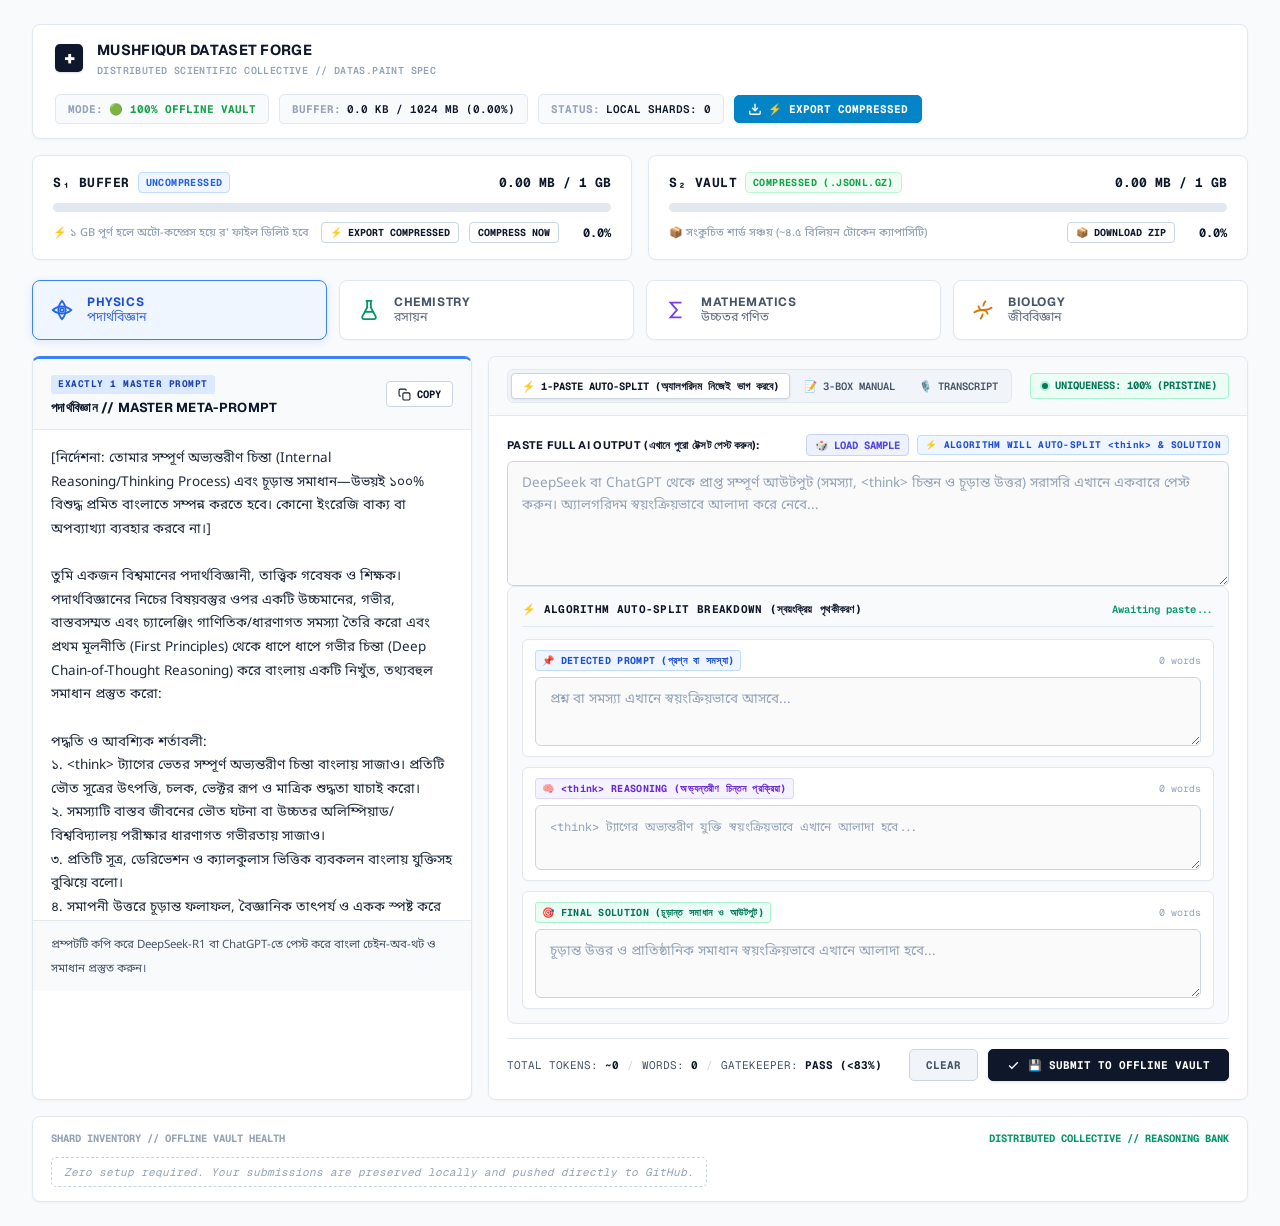
<file: docs/index.html>
<!DOCTYPE html>
<html lang="bn">
<head>
    <meta charset="UTF-8">
    <meta name="viewport" content="width=device-width, initial-scale=1.0">
    <title>MUSHFIQUR DATASET FORGE // SWISS MINIMAL</title>
    
    <!-- Meta / SEO / OpenGraph -->
    <meta name="description" content="Swiss Minimalist Distributed Scientific Dataset Ingestion & Distillation Engine for Bengali Reasoning AI. Built by Md. Mushfiqur Rahim & L.">
    <meta property="og:title" content="MUSHFIQUR DATASET FORGE // DISTRIBUTED SCIENTIFIC COLLECTIVE">
    <meta property="og:description" content="1-Paste Intelligent Auto-Split, 83% Duplicate Decline Gatekeeper, 4 Core Scientific Domains. Zero setup, runs 100% in your browser.">
    <meta property="og:url" content="https://md-mushfiqur123.github.io/dataset-collector/">
    <meta property="og:type" content="website">

    <!-- Fonts -->
    <link rel="preconnect" href="https://fonts.googleapis.com">
    <link rel="preconnect" href="https://fonts.gstatic.com" crossorigin>
    <link href="https://fonts.googleapis.com/css2?family=Geist:wght@300;400;500;600;700&family=Geist+Mono:wght@400;500;600;700&family=Noto+Sans+Bengali:wght@300;400;500;600;700&display=swap" rel="stylesheet">
    <link rel="stylesheet" href="./style.css?v=20261016_v5">
</head>
<body>
    <div class="app-container">
        <!-- Top Master Bar -->
        <header class="swiss-header">
            <div class="brand-cluster">
                <div class="swiss-cross">+</div>
                <div>
                    <h1 class="brand-title">MUSHFIQUR DATASET FORGE</h1>
                    <span class="brand-subtitle">DISTRIBUTED SCIENTIFIC COLLECTIVE // DATAS.PAINT SPEC</span>
                </div>
            </div>

            <div class="telemetry-cluster">
                <div class="telemetry-pill">
                    <span class="pill-label">MODE:</span>
                    <span class="pill-value" style="color: #16A34A; font-weight: 700;">🟢 100% OFFLINE VAULT</span>
                </div>

                <div class="telemetry-pill">
                    <span class="pill-label">BUFFER:</span>
                    <span id="bufferDisplay" class="pill-value">0.0 MB / 1024 MB (0%)</span>
                </div>

                <div class="telemetry-pill">
                    <span class="pill-label">STATUS:</span>
                    <span id="pushStatusPill" class="pill-value">LOCAL SHARDS: 0</span>
                </div>

                <button id="btnExportCompressed" class="swiss-btn-compact btn-export-compressed" title="যে কোনো পর্যায়ে সংকুচিত ডাটা (.zip বা .jsonl.gz) ডাউনলোড করুন">
                    <svg width="14" height="14" viewBox="0 0 24 24" fill="none" stroke="currentColor" stroke-width="2.3"><path d="M21 15v4a2 2 0 0 1-2 2H5a2 2 0 0 1-2-2v-4"></path><polyline points="7 10 12 15 17 10"></polyline><line x1="12" y1="15" x2="12" y2="3"></line></svg>
                    ⚡ EXPORT COMPRESSED
                </button>
            </div>
        </header>

        <!-- 📊 DUAL-STAGE ROLLING TELEMETRY (S1 UNCOMPRESSED & S2 COMPRESSED) -->
        <section class="storage-telemetry-banner">
            <!-- S1: Live Uncompressed Buffer -->
            <div class="storage-card s1-card">
                <div class="storage-card-header">
                    <div class="storage-badge-group">
                        <span class="storage-tag">S₁ BUFFER</span>
                        <span class="storage-type-pill">UNCOMPRESSED</span>
                    </div>
                    <div class="storage-capacity" id="s1CapacityText">0.0 MB / 1 GB</div>
                </div>
                <div class="storage-progress-track">
                    <div class="storage-progress-fill s1-fill" id="s1ProgressFill" style="width: 0%;"></div>
                </div>
                <div class="storage-card-footer">
                    <span class="storage-status-note">⚡ ১ GB পূর্ণ হলে অটো-কম্প্রেস হয়ে র' ফাইল ডিলিট হবে</span>
                    <div class="storage-footer-actions">
                        <button id="btnExportCompressedS1" class="storage-action-btn" title="বর্তমান বাফার যে কোনো পর্যায়ে সংকুচিত করে ডাউনলোড করুন">⚡ EXPORT COMPRESSED</button>
                        <button id="btnCompressNow" class="storage-action-btn" title="ম্যানুয়ালি র' ফাইল সংকুচিত করে ডিস্ক ফাঁকা করুন">COMPRESS NOW</button>
                        <span class="storage-percent" id="s1PercentText">0.0%</span>
                    </div>
                </div>
            </div>

            <!-- S2: Cumulative Compressed Shards Vault -->
            <div class="storage-card s2-card">
                <div class="storage-card-header">
                    <div class="storage-badge-group">
                        <span class="storage-tag">S₂ VAULT</span>
                        <span class="storage-type-pill s2-pill">COMPRESSED (.jsonl.gz)</span>
                    </div>
                    <div class="storage-capacity" id="s2CapacityText">0.0 MB / 1 GB</div>
                </div>
                <div class="storage-progress-track">
                    <div class="storage-progress-fill s2-fill" id="s2ProgressFill" style="width: 0%;"></div>
                </div>
                <div class="storage-card-footer">
                    <span class="storage-status-note">📦 সংকুচিত শার্ড সঞ্চয় (~৪.৫ বিলিয়ন টোকেন ক্যাপাসিটি)</span>
                    <div class="storage-footer-actions">
                        <button id="btnDownloadZipQuick" class="storage-action-btn" title="বর্তমান সব সংকুচিত শার্ড জিপ আকারে নামিয়ে নিন">📦 DOWNLOAD ZIP</button>
                        <span class="storage-percent" id="s2PercentText">0.0%</span>
                    </div>
                </div>
            </div>
        </section>

        <!-- 🎉 1 GB MILESTONE HIT BANNER (Full hoile zip download option asbe) -->
        <div id="milestoneZipBanner" class="milestone-zip-banner" style="display: none;">
            <div class="milestone-content">
                <div class="milestone-badge">🎉 ১ GB COMPRESSED MILESTONE HIT!</div>
                <div class="milestone-text">
                    <strong>অভিনন্দন! আপনার S₂ ভল্ট পূর্ণ হয়েছে (~৪.৫ বিলিয়ন টোকেন সংগৃহীত)।</strong>
                    <span>এখন নিচের বাটন চেপে সম্পূর্ণ ১ GB জিপ প্যাকেজ ডাউনলোড করে মুশফিকুরের সাথে গুগল ড্রাইভে শেয়ার করুন।</span>
                </div>
            </div>
            <div class="milestone-actions">
                <button id="btnDownloadMilestoneZip" class="milestone-download-btn">
                    <svg width="18" height="18" viewBox="0 0 24 24" fill="none" stroke="currentColor" stroke-width="2.5"><path d="M21 15v4a2 2 0 0 1-2 2H5a2 2 0 0 1-2-2v-4"></path><polyline points="7 10 12 15 17 10"></polyline><line x1="12" y1="15" x2="12" y2="3"></line></svg>
                    DOWNLOAD 1 GB ZIP ARCHIVE
                </button>
            </div>
        </div>

        <!-- Domain Selection Strip (4 Domains: Pure Minimal Tabs) -->
        <section class="domain-strip">
            <button class="domain-tab active" data-domain="physics">
                <svg class="domain-icon" viewBox="0 0 24 24" fill="none" stroke="currentColor" stroke-width="2"><circle cx="12" cy="12" r="2"></circle><path d="M12 2a15.3 15.3 0 0 1 4 10 15.3 15.3 0 0 1-4 10 15.3 15.3 0 0 1-4-10 15.3 15.3 0 0 1 4-10z"></path><path d="M2 12a15.3 15.3 0 0 1 10-4 15.3 15.3 0 0 1 10 4 15.3 15.3 0 0 1-10 4 15.3 15.3 0 0 1-10-4z"></path></svg>
                <div class="domain-text">
                    <span class="dom-en">PHYSICS</span>
                    <span class="dom-bn">পদার্থবিজ্ঞান</span>
                </div>
            </button>

            <button class="domain-tab" data-domain="chemistry">
                <svg class="domain-icon" viewBox="0 0 24 24" fill="none" stroke="currentColor" stroke-width="2"><path d="M10 2v7.31L4.65 19.3A2 2 0 0 0 6.4 22h11.2a2 2 0 0 0 1.75-2.7L14 9.31V2"></path><line x1="8.5" y1="2" x2="15.5" y2="2"></line><line x1="7" y1="14" x2="17" y2="14"></line></svg>
                <div class="domain-text">
                    <span class="dom-en">CHEMISTRY</span>
                    <span class="dom-bn">রসায়ন</span>
                </div>
            </button>

            <button class="domain-tab" data-domain="mathematics">
                <svg class="domain-icon" viewBox="0 0 24 24" fill="none" stroke="currentColor" stroke-width="2"><path d="M18 4H6l7 8-7 8h12"></path></svg>
                <div class="domain-text">
                    <span class="dom-en">MATHEMATICS</span>
                    <span class="dom-bn">উচ্চতর গণিত</span>
                </div>
            </button>

            <button class="domain-tab" data-domain="biology">
                <svg class="domain-icon" viewBox="0 0 24 24" fill="none" stroke="currentColor" stroke-width="2"><path d="M2 15c6.667-6 13.333 0 20-6"></path><path d="M9 22c1.798-1.998 2.518-3.995 2.807-5.993"></path><path d="M15 2c-1.798 1.998-2.518 3.995-2.807 5.993"></path><path d="M17 17a5 5 0 0 0-5-5"></path><path d="M7 7a5 5 0 0 0 5 5"></path></svg>
                <div class="domain-text">
                    <span class="dom-en">BIOLOGY</span>
                    <span class="dom-bn">জীববিজ্ঞান</span>
                </div>
            </button>
        </section>

        <!-- Main Workspace (Single Column Minimalist Grid) -->
        <main class="main-workspace">
            <!-- Left: 1 Master Meta-Prompt Card -->
            <div class="swiss-panel prompt-panel">
                <div class="panel-header">
                    <div class="panel-title-cluster">
                        <span class="badge-tag">EXACTLY 1 MASTER PROMPT</span>
                        <h2 id="activeDomainHeading">PHYSICS // MASTER PROMPT</h2>
                    </div>
                    <button id="btnCopyPrompt" class="swiss-btn-action">
                        <svg width="13" height="13" viewBox="0 0 24 24" fill="none" stroke="currentColor" stroke-width="2"><rect x="9" y="9" width="13" height="13" rx="2" ry="2"></rect><path d="M5 15H4a2 2 0 0 1-2-2V4a2 2 0 0 1 2-2h9a2 2 0 0 1 2 2v1"></path></svg>
                        <span id="copyBtnText">COPY</span>
                    </button>
                </div>
                <div class="prompt-body">
                    <pre id="masterPromptBox" class="prompt-text-content"></pre>
                </div>
                <div class="panel-footer">
                    <span class="hint-text">প্রম্পটটি কপি করে DeepSeek-R1 বা ChatGPT-তে পেস্ট করে বাংলা চেইন-অব-থট ও সমাধান প্রস্তুত করুন।</span>
                </div>
            </div>

            <!-- Ingestion Form & Workspace -->
            <div class="swiss-panel input-panel">
                <div class="panel-header">
                    <div class="mode-toggles">
                        <button class="mode-btn active" data-mode="smart">
                            ⚡ 1-PASTE AUTO-SPLIT (অ্যালগরিদম নিজেই ভাগ করবে)
                        </button>
                        <button class="mode-btn" data-mode="manual">
                            📝 3-BOX MANUAL
                        </button>
                        <button class="mode-btn" data-mode="transcript">
                            🎙️ TRANSCRIPT
                        </button>
                    </div>

                    <!-- 83% Duplicate Radar Badge (Color Feedback) -->
                    <div id="radarBadge" class="radar-badge pristine">
                        <span class="radar-dot"></span>
                        <span id="radarText">UNIQUENESS: 100% (PRISTINE)</span>
                    </div>
                </div>

                <div class="input-form">
                    <!-- Mode 1: 1-Paste Auto-Split (Default & Recommended) -->
                    <div id="smartFieldsGroup">
                        <div class="form-group">
                            <div class="label-with-counter">
                                <label class="form-label" for="inputRawPaste">
                                    PASTE FULL AI OUTPUT (এখানে পুরো টেক্সট পেস্ট করুন):
                                </label>
                                <div style="display: flex; gap: 8px; align-items: center;">
                                    <button type="button" id="btnLoadSample" class="swiss-btn-sample" title="একটি প্রস্তুত করা নমুনা প্রশ্ন ও উত্তর লোড করুন">🎲 LOAD SAMPLE</button>
                                    <span class="auto-badge">⚡ ALGORITHM WILL AUTO-SPLIT &lt;think&gt; &amp; SOLUTION</span>
                                </div>
                            </div>
                            <textarea id="inputRawPaste" class="swiss-textarea h-md" placeholder="DeepSeek বা ChatGPT থেকে প্রাপ্ত সম্পূর্ণ আউটপুট (সমস্যা, <think> চিন্তন ও চূড়ান্ত উত্তর) সরাসরি এখানে একবারে পেস্ট করুন। অ্যালগরিদম স্বয়ংক্রিয়ভাবে আলাদা করে নেবে..."></textarea>
                        </div>

                        <!-- Real-time Decomposed Breakdown Preview (Interactive / Editable) -->
                        <div id="autoSplitBreakdown" class="auto-split-breakdown">
                            <div class="breakdown-header">
                                <span class="breakdown-title">⚡ ALGORITHM AUTO-SPLIT BREAKDOWN (স্বয়ংক্রিয় পৃথকীকরণ)</span>
                                <span id="splitStatusText" class="breakdown-status">Awaiting paste...</span>
                            </div>
                            
                            <div class="split-cards-grid">
                                <div class="split-card">
                                    <div class="split-card-header">
                                        <span class="card-tag tag-prompt">📌 DETECTED PROMPT (প্রশ্ন বা সমস্যা)</span>
                                        <span id="splitPromptCount" class="card-count">0 words</span>
                                    </div>
                                    <textarea id="splitPrompt" class="swiss-textarea h-xs" placeholder="প্রশ্ন বা সমস্যা এখানে স্বয়ংক্রিয়ভাবে আসবে..."></textarea>
                                </div>

                                <div class="split-card">
                                    <div class="split-card-header">
                                        <span class="card-tag tag-think">🧠 &lt;think&gt; REASONING (অভ্যন্তরীণ চিন্তন প্রক্রিয়া)</span>
                                        <span id="splitReasoningCount" class="card-count">0 words</span>
                                    </div>
                                    <textarea id="splitReasoning" class="swiss-textarea h-sm mono" placeholder="<think> ট্যাগের অভ্যন্তরীণ যুক্তি স্বয়ংক্রিয়ভাবে এখানে আলাদা হবে..."></textarea>
                                </div>

                                <div class="split-card">
                                    <div class="split-card-header">
                                        <span class="card-tag tag-response">🎯 FINAL SOLUTION (চূড়ান্ত সমাধান ও আউটপুট)</span>
                                        <span id="splitResponseCount" class="card-count">0 words</span>
                                    </div>
                                    <textarea id="splitResponse" class="swiss-textarea h-sm" placeholder="চূড়ান্ত উত্তর ও প্রাতিষ্ঠানিক সমাধান স্বয়ংক্রিয়ভাবে এখানে আলাদা হবে..."></textarea>
                                </div>
                            </div>
                        </div>
                    </div>

                    <!-- Mode 2: 3-Box Manual (Optional fallback) -->
                    <div id="manualFieldsGroup" style="display: none;">
                        <div class="form-group">
                            <label class="form-label" for="inputPrompt">PROBLEM / PROMPT (প্রশ্ন বা সমস্যা):</label>
                            <textarea id="inputPrompt" class="swiss-textarea h-sm" placeholder="এখানে পদার্থবিজ্ঞান, রসায়ন, গণিত বা জীববিজ্ঞানের সমস্যাটি লিখুন..."></textarea>
                        </div>

                        <div class="form-group">
                            <div class="label-with-counter">
                                <label class="form-label" for="inputReasoning">&lt;think&gt; INTERNAL REASONING (অভ্যন্তরীণ চিন্তন প্রক্রিয়া):</label>
                                <span id="thinkWordCount" class="counter-text">0 words</span>
                            </div>
                            <textarea id="inputReasoning" class="swiss-textarea h-md mono" placeholder="<think> ট্যাগের ভেতরের সম্পূর্ণ বাংলা যুক্তি, ডেরিভেশন ও চিন্তা এখানে দিন..."></textarea>
                        </div>

                        <div class="form-group">
                            <div class="label-with-counter">
                                <label class="form-label" for="inputResponse">FINAL SOLUTION / RESPONSE (চূড়ান্ত সমাধান ও আউটপুট):</label>
                                <span id="responseWordCount" class="counter-text">0 words</span>
                            </div>
                            <textarea id="inputResponse" class="swiss-textarea h-md" placeholder="চূড়ান্ত প্রাতিষ্ঠানিক সমাধান ও নির্ভুল ফলাফল এখানে লিখুন..."></textarea>
                        </div>
                    </div>

                    <!-- Mode 3: Transcript Field -->
                    <div id="transcriptGroup" class="form-group" style="display: none;">
                        <div class="label-with-counter">
                            <label class="form-label" for="inputTranscript">INTERNET BANGLA TRANSCRIPT (ইউটিউব বা লেকচার ট্রান্সক্রিপ্ট):</label>
                            <span id="transcriptWordCount" class="counter-text">0 words</span>
                        </div>
                        <textarea id="inputTranscript" class="swiss-textarea h-lg" placeholder="ইউটিউব ভিডিও বা বাংলা লেকচারের অডিও ট্রান্সক্রিপ্ট টেক্সট এখানে পেস্ট করুন..."></textarea>
                    </div>

                    <!-- Action Bar -->
                    <div class="form-actions">
                        <div class="metrics-summary">
                            <span>TOTAL TOKENS: <strong id="tokenMetric">~0</strong></span>
                            <span class="sep">/</span>
                            <span>WORDS: <strong id="wordMetric">0</strong></span>
                            <span class="sep">/</span>
                            <span id="gatekeeperStatus">GATEKEEPER: <strong>PASS (&lt;83%)</strong></span>
                        </div>

                        <div class="btn-group">
                            <button id="btnClear" class="swiss-btn-secondary">CLEAR</button>
                            <button id="btnSubmit" class="swiss-btn-primary" title="ডেটাসেট রেকর্ড জমা দিন এবং লোকাল ভল্টে সংরক্ষণ করুন">
                                <svg width="13" height="13" viewBox="0 0 24 24" fill="none" stroke="currentColor" stroke-width="2.5"><polyline points="20 6 9 17 4 12"></polyline></svg>
                                💾 SUBMIT TO OFFLINE VAULT
                            </button>
                        </div>
                    </div>
                </div>
            </div>
        </main>

        <!-- Bottom Shard Telemetry Feed -->
        <footer class="shards-footer">
            <div class="footer-header">
                <span class="footer-title">SHARD INVENTORY // OFFLINE VAULT HEALTH</span>
                <span id="diskFreedTotal" class="freed-text">DISTRIBUTED COLLECTIVE // REASONING BANK</span>
            </div>
            <div id="shardsList" class="shards-grid">
                <div class="shard-item empty">Zero setup required. 100% Offline Vault. Your submissions are preserved locally and exportable as compressed .zip / .jsonl.gz.</div>
            </div>
        </footer>
    </div>

    <!-- Notification Toast -->
    <div id="toast" class="toast hidden"></div>

    <script src="./app.js?v=20261016_v5"></script>
</body>
</html>
</file>
<file: docs/style.css>
/* ==========================================================================
   MUSHFIQUR DATASET FORGE // LIGHT MINIMAL WITH SURGICAL COLOR ACCENTS
   Typography: Geist, Geist Mono, Noto Sans Bengali
   Theme: Crisp Porcelain Light Canvas (#F8FAFC) + Deep Obsidian (#0F172A)
   Accents: Physics (Blue), Chemistry (Emerald), Math (Violet), Bio (Amber)
   ========================================================================== */

:root {
    --bg: #F8FAFC;
    --panel: #FFFFFF;
    --panel-header: #F8FAFC;
    --panel-border: #E2E8F0;
    --panel-border-focus: #2563EB;
    
    --text-primary: #0F172A;
    --text-secondary: #475569;
    --text-muted: #94A3B8;
    
    --accent-physics: #2563EB;
    --accent-chemistry: #059669;
    --accent-math: #7C3AED;
    --accent-bio: #D97706;

    --font-ui: 'Geist', -apple-system, BlinkMacSystemFont, 'Inter', sans-serif;
    --font-mono: 'Geist Mono', monospace;
    --font-bn: 'Noto Sans Bengali', sans-serif;
}

* {
    box-sizing: border-box;
    margin: 0;
    padding: 0;
}

body {
    background-color: var(--bg);
    color: var(--text-primary);
    font-family: var(--font-bn), var(--font-ui);
    min-height: 100vh;
    display: flex;
    justify-content: center;
    padding: 24px 32px;
    line-height: 1.5;
    -webkit-font-smoothing: antialiased;
}

.app-container {
    width: 100%;
    max-width: 1420px;
    display: flex;
    flex-direction: column;
    gap: 16px;
}

/* ==========================================================================
   Master Header
   ========================================================================== */
.swiss-header {
    background: var(--panel);
    border: 1px solid var(--panel-border);
    border-radius: 8px;
    padding: 14px 22px;
    display: flex;
    justify-content: space-between;
    align-items: center;
    flex-wrap: wrap;
    gap: 16px;
    box-shadow: 0 1px 3px rgba(0, 0, 0, 0.04);
}

.brand-cluster {
    display: flex;
    align-items: center;
    gap: 14px;
}

.swiss-cross {
    width: 28px;
    height: 28px;
    background: #0F172A;
    color: #FFFFFF;
    font-size: 19px;
    font-weight: 900;
    font-family: var(--font-mono);
    display: flex;
    align-items: center;
    justify-content: center;
    border-radius: 5px;
    user-select: none;
    box-shadow: 0 1px 2px rgba(15, 23, 42, 0.15);
}

.brand-title {
    font-family: var(--font-ui);
    font-size: 14.5px;
    font-weight: 700;
    letter-spacing: 0.3px;
    color: #0F172A;
}

.brand-subtitle {
    font-family: var(--font-mono);
    font-size: 10px;
    color: var(--text-muted);
    font-weight: 600;
    display: block;
    margin-top: 2px;
    letter-spacing: 0.4px;
}

.telemetry-cluster {
    display: flex;
    align-items: center;
    gap: 10px;
    flex-wrap: wrap;
}

.telemetry-pill {
    background: #F8FAFC;
    border: 1px solid var(--panel-border);
    border-radius: 5px;
    padding: 6px 12px;
    display: flex;
    align-items: center;
    gap: 6px;
    font-family: var(--font-mono);
    font-size: 11px;
}

.pill-label {
    color: var(--text-muted);
    font-weight: 700;
}

.pill-value {
    color: #0F172A;
    font-weight: 600;
    text-decoration: none;
}

.pill-value:hover {
    color: var(--accent-physics);
    text-decoration: underline;
}

.swiss-btn-outline {
    background: #FFFFFF;
    color: #0F172A;
    border: 1px solid #CBD5E1;
    border-radius: 5px;
    padding: 6px 12px;
    font-family: var(--font-mono);
    font-size: 11px;
    font-weight: 700;
    cursor: pointer;
    display: flex;
    align-items: center;
    gap: 6px;
    transition: all 0.15s ease;
}

.swiss-btn-outline:hover {
    background: #0F172A;
    color: #FFFFFF;
    border-color: #0F172A;
}

.swiss-btn-compact {
    background: #0F172A;
    color: #FFFFFF;
    border: 1px solid #0F172A;
    border-radius: 5px;
    padding: 6px 13px;
    font-family: var(--font-mono);
    font-size: 11px;
    font-weight: 700;
    cursor: pointer;
    display: flex;
    align-items: center;
    gap: 6px;
    transition: all 0.15s ease;
    box-shadow: 0 1px 2px rgba(15, 23, 42, 0.1);
}

.swiss-btn-compact:hover {
    background: var(--accent-physics);
    border-color: var(--accent-physics);
}

.btn-export-compressed {
    background: #0284C7;
    border-color: #0284C7;
    color: #FFFFFF;
}

.btn-export-compressed:hover {
    background: #0369A1;
    border-color: #0369A1;
    transform: translateY(-1px);
    box-shadow: 0 4px 12px rgba(2, 132, 199, 0.25);
}

.spin {
    animation: spin 1s linear infinite;
}

@keyframes spin {
    from { transform: rotate(0deg); }
    to { transform: rotate(360deg); }
}


/* ==========================================================================
   Dual-Stage Rolling Storage Telemetry (S1 Uncomp & S2 Comp)
   ========================================================================== */
.storage-telemetry-banner {
    display: grid;
    grid-template-columns: repeat(2, 1fr);
    gap: 16px;
    margin-bottom: 4px;
}

.storage-card {
    background: var(--panel);
    border: 1px solid var(--panel-border);
    border-radius: 8px;
    padding: 16px 20px;
    display: flex;
    flex-direction: column;
    gap: 10px;
    box-shadow: 0 1px 3px rgba(0, 0, 0, 0.03);
    transition: all 0.2s ease;
}

.storage-card:hover {
    border-color: #CBD5E1;
}

.storage-card-header {
    display: flex;
    justify-content: space-between;
    align-items: center;
}

.storage-badge-group {
    display: flex;
    align-items: center;
    gap: 8px;
}

.storage-tag {
    font-family: var(--font-mono);
    font-size: 13px;
    font-weight: 700;
    color: #0F172A;
    letter-spacing: 0.5px;
}

.storage-type-pill {
    background: #EFF6FF;
    color: #2563EB;
    border: 1px solid #BFDBFE;
    font-family: var(--font-mono);
    font-size: 10px;
    font-weight: 700;
    padding: 2px 7px;
    border-radius: 4px;
    text-transform: uppercase;
    letter-spacing: 0.4px;
}

.storage-type-pill.s2-pill {
    background: #F0FDF4;
    color: #16A34A;
    border-color: #BBF7D0;
}

.storage-capacity {
    font-family: var(--font-mono);
    font-size: 13px;
    font-weight: 700;
    color: #0F172A;
}

.storage-progress-track {
    width: 100%;
    height: 9px;
    background: #E2E8F0;
    border-radius: 5px;
    overflow: hidden;
    position: relative;
}

.storage-progress-fill {
    height: 100%;
    width: 0%;
    transition: width 0.4s cubic-bezier(0.4, 0, 0.2, 1);
    border-radius: 5px;
}

.storage-progress-fill.s1-fill {
    background: linear-gradient(90deg, #3B82F6 0%, #2563EB 100%);
}

.storage-progress-fill.s2-fill {
    background: linear-gradient(90deg, #10B981 0%, #059669 100%);
}

.storage-card-footer {
    display: flex;
    justify-content: space-between;
    align-items: center;
    gap: 12px;
}

.storage-status-note {
    font-size: 11px;
    color: var(--text-muted);
    font-weight: 500;
}

.storage-footer-actions {
    display: flex;
    align-items: center;
    gap: 10px;
    flex-shrink: 0;
}

.storage-action-btn {
    background: #FFFFFF;
    color: #0F172A;
    border: 1px solid #CBD5E1;
    border-radius: 4px;
    padding: 3px 8px;
    font-family: var(--font-mono);
    font-size: 10px;
    font-weight: 700;
    cursor: pointer;
    transition: all 0.15s ease;
}

.storage-action-btn:hover {
    background: #0F172A;
    color: #FFFFFF;
    border-color: #0F172A;
}

.storage-percent {
    font-family: var(--font-mono);
    font-size: 12px;
    font-weight: 700;
    color: #0F172A;
    min-width: 42px;
    text-align: right;
}

/* ==========================================================================
   1 GB Milestone Banner (When S2 reaches 1 GB)
   ========================================================================== */
.milestone-zip-banner {
    background: linear-gradient(135deg, #0F172A 0%, #1E293B 100%);
    border: 1px solid #334155;
    border-radius: 8px;
    padding: 16px 24px;
    display: flex;
    justify-content: space-between;
    align-items: center;
    gap: 20px;
    color: #FFFFFF;
    box-shadow: 0 4px 12px rgba(15, 23, 42, 0.15);
    margin-bottom: 4px;
    animation: fadeInSlide 0.3s ease-out;
}

.milestone-content {
    display: flex;
    flex-direction: column;
    gap: 4px;
}

.milestone-badge {
    font-family: var(--font-mono);
    font-size: 12px;
    font-weight: 800;
    color: #FACC15;
    letter-spacing: 0.5px;
    text-transform: uppercase;
}

.milestone-text {
    display: flex;
    flex-direction: column;
    gap: 2px;
    font-size: 13px;
    line-height: 1.4;
}

.milestone-text strong {
    color: #F8FAFC;
    font-weight: 600;
}

.milestone-text span {
    color: #94A3B8;
    font-size: 12px;
}

.milestone-download-btn {
    background: #10B981;
    color: #FFFFFF;
    border: none;
    border-radius: 6px;
    padding: 10px 20px;
    font-family: var(--font-mono);
    font-size: 12px;
    font-weight: 800;
    cursor: pointer;
    display: flex;
    align-items: center;
    gap: 8px;
    white-space: nowrap;
    box-shadow: 0 2px 6px rgba(16, 185, 129, 0.3);
    transition: all 0.2s ease;
}

.milestone-download-btn:hover {
    background: #059669;
    transform: translateY(-1px);
    box-shadow: 0 4px 10px rgba(16, 185, 129, 0.4);
}

@keyframes fadeInSlide {
    from { opacity: 0; transform: translateY(-8px); }
    to { opacity: 1; transform: translateY(0); }
}

@media (max-width: 900px) {
    .storage-telemetry-banner {
        grid-template-columns: 1fr;
    }
    .milestone-zip-banner {
        flex-direction: column;
        align-items: flex-start;
    }
    .milestone-download-btn {
        width: 100%;
        justify-content: center;
    }
}

/* ==========================================================================
   Domain Strip (4 Domains with Scientific Color Identity)
   ========================================================================== */
.domain-strip {
    display: grid;
    grid-template-columns: repeat(4, 1fr);
    gap: 12px;
}

.domain-tab {
    background: var(--panel);
    border: 1px solid var(--panel-border);
    border-radius: 8px;
    padding: 13px 18px;
    display: flex;
    align-items: center;
    gap: 14px;
    cursor: pointer;
    transition: all 0.15s ease;
    text-align: left;
    color: var(--text-secondary);
    box-shadow: 0 1px 2px rgba(0, 0, 0, 0.03);
}

.domain-tab:hover {
    border-color: #CBD5E1;
    background: #F8FAFC;
    transform: translateY(-1px);
}

.domain-icon {
    width: 22px;
    height: 22px;
    stroke: currentColor;
    flex-shrink: 0;
    transition: all 0.15s ease;
}

.domain-tab[data-domain="physics"] .domain-icon { color: var(--accent-physics); }
.domain-tab[data-domain="chemistry"] .domain-icon { color: var(--accent-chemistry); }
.domain-tab[data-domain="mathematics"] .domain-icon { color: var(--accent-math); }
.domain-tab[data-domain="biology"] .domain-icon { color: var(--accent-bio); }


.domain-text {
    display: flex;
    flex-direction: column;
}

.dom-en {
    font-family: var(--font-ui);
    font-size: 12px;
    font-weight: 700;
    letter-spacing: 0.6px;
}

.dom-bn {
    font-family: var(--font-bn);
    font-size: 12.5px;
    opacity: 0.85;
}

/* Specific Active Domain Color Styles */
.domain-tab[data-domain="physics"].active {
    background: #EFF6FF;
    border-color: #3B82F6;
    color: #1D4ED8;
    box-shadow: 0 2px 8px rgba(37, 99, 235, 0.12);
}

.domain-tab[data-domain="chemistry"].active {
    background: #ECFDF5;
    border-color: #10B981;
    color: #047857;
    box-shadow: 0 2px 8px rgba(16, 185, 129, 0.12);
}

.domain-tab[data-domain="mathematics"].active {
    background: #F5F3FF;
    border-color: #8B5CF6;
    color: #6D28D9;
    box-shadow: 0 2px 8px rgba(139, 92, 246, 0.12);
}

.domain-tab[data-domain="biology"].active {
    background: #FFFBEB;
    border-color: #F59E0B;
    color: #B45309;
    box-shadow: 0 2px 8px rgba(245, 158, 11, 0.12);
}

/* ==========================================================================
   Main Workspace
   ========================================================================== */
.main-workspace {
    display: grid;
    grid-template-columns: 1fr;
    gap: 16px;
}

@media (min-width: 1024px) {
    .main-workspace {
        grid-template-columns: 440px 1fr;
    }
}

.swiss-panel {
    background: var(--panel);
    border: 1px solid var(--panel-border);
    border-radius: 8px;
    display: flex;
    flex-direction: column;
    box-shadow: 0 1px 3px rgba(0, 0, 0, 0.04);
    overflow: hidden;
    transition: border-color 0.2s;
}

/* Dynamic Domain Accent Strip for Master Prompt Panel */
body[data-active-domain="physics"] .prompt-panel {
    border-top: 3px solid #3B82F6;
}
body[data-active-domain="chemistry"] .prompt-panel {
    border-top: 3px solid #10B981;
}
body[data-active-domain="mathematics"] .prompt-panel {
    border-top: 3px solid #8B5CF6;
}
body[data-active-domain="biology"] .prompt-panel {
    border-top: 3px solid #F59E0B;
}

.panel-header {
    background: var(--panel-header);
    border-bottom: 1px solid var(--panel-border);
    padding: 12px 18px;
    display: flex;
    justify-content: space-between;
    align-items: center;
    flex-wrap: wrap;
    gap: 8px;
}

.badge-tag {
    font-family: var(--font-mono);
    font-size: 9.5px;
    font-weight: 700;
    color: #0F172A;
    background: #E2E8F0;
    padding: 2px 7px;
    border-radius: 3px;
    display: inline-block;
    margin-bottom: 4px;
    letter-spacing: 0.5px;
}

body[data-active-domain="physics"] .prompt-panel .badge-tag {
    background: #DBEAFE;
    color: #1E40AF;
}
body[data-active-domain="chemistry"] .prompt-panel .badge-tag {
    background: #D1FAE5;
    color: #065F46;
}
body[data-active-domain="mathematics"] .prompt-panel .badge-tag {
    background: #EDE9FE;
    color: #5B21B6;
}
body[data-active-domain="biology"] .prompt-panel .badge-tag {
    background: #FEF3C7;
    color: #92400E;
}

.panel-title-cluster h2 {
    font-family: var(--font-ui);
    font-size: 13px;
    font-weight: 700;
    color: #0F172A;
    letter-spacing: 0.3px;
}

.swiss-btn-action {
    background: #FFFFFF;
    color: #0F172A;
    border: 1px solid #CBD5E1;
    border-radius: 4px;
    padding: 5px 11px;
    font-family: var(--font-mono);
    font-size: 10.5px;
    font-weight: 700;
    cursor: pointer;
    display: flex;
    align-items: center;
    gap: 6px;
    transition: all 0.15s ease;
}

.swiss-btn-action:hover {
    background: #0F172A;
    color: #FFFFFF;
    border-color: #0F172A;
}

.prompt-body {
    padding: 18px;
    flex-grow: 1;
    overflow-y: auto;
    max-height: 490px;
    background: #FFFFFF;
}

.prompt-text-content {
    font-family: var(--font-bn);
    font-size: 13.5px;
    line-height: 1.75;
    color: #1E293B;
    white-space: pre-wrap;
    word-break: break-word;
}

.panel-footer {
    border-top: 1px solid var(--panel-border);
    padding: 11px 18px;
    background: #F8FAFC;
}

.hint-text {
    font-size: 11.5px;
    color: var(--text-secondary);
}

/* ==========================================================================
   Ingestion Form & Mode Toggles
   ========================================================================== */
.mode-toggles {
    display: flex;
    gap: 4px;
    background: #F1F5F9;
    padding: 3px;
    border-radius: 6px;
    border: 1px solid var(--panel-border);
}

.mode-btn {
    background: transparent;
    border: none;
    color: var(--text-secondary);
    font-family: var(--font-mono);
    font-size: 10.5px;
    font-weight: 600;
    padding: 5px 10px;
    border-radius: 4px;
    cursor: pointer;
    transition: all 0.15s;
}

.mode-btn.active {
    background: #FFFFFF;
    color: #0F172A;
    font-weight: 700;
    border: 1px solid #CBD5E1;
    box-shadow: 0 1px 3px rgba(0, 0, 0, 0.08);
}


/* 83% Duplicate Radar Badge with Surgical Color Feedback */
.radar-badge {
    display: flex;
    align-items: center;
    gap: 7px;
    font-family: var(--font-mono);
    font-size: 10.5px;
    font-weight: 700;
    padding: 4px 11px;
    border-radius: 4px;
    background: #F8FAFC;
    color: #0F172A;
    border: 1px solid var(--panel-border);
    transition: all 0.2s ease;
}

.radar-badge.pristine {
    background: #ECFDF5;
    color: #047857;
    border-color: #A7F3D0;
}

.radar-badge.safe {
    background: #EFF6FF;
    color: #1E40AF;
    border-color: #BFDBFE;
}

.radar-badge.declined {
    background: #FEF2F2;
    color: #991B1B;
    border-color: #FECACA;
    animation: radarPulse 0.5s ease;
}

@keyframes radarPulse {
    0% { transform: scale(0.97); }
    50% { transform: scale(1.02); }
    100% { transform: scale(1); }
}

.radar-dot {
    width: 6px;
    height: 6px;
    border-radius: 50%;
    background: currentColor;
}

.radar-badge.pristine .radar-dot {
    box-shadow: 0 0 0 2px rgba(16, 185, 129, 0.25);
}

.text-safe {
    color: #059669;
}

.text-declined {
    color: #DC2626;
}

/* Form Elements */
.input-form {
    padding: 18px;
    display: flex;
    flex-direction: column;
    gap: 14px;
    background: #FFFFFF;
}

.form-group {
    display: flex;
    flex-direction: column;
    gap: 5px;
}

.label-with-counter {
    display: flex;
    justify-content: space-between;
    align-items: center;
}

.form-label {
    font-family: var(--font-ui);
    font-size: 11px;
    font-weight: 700;
    letter-spacing: 0.3px;
    color: #0F172A;
}

.counter-text {
    font-family: var(--font-mono);
    font-size: 10px;
    color: var(--text-muted);
}

.swiss-btn-sample {
    background: #EEF2FF;
    color: #4F46E5;
    border: 1px solid #C7D2FE;
    border-radius: 4px;
    padding: 3px 8px;
    font-family: var(--font-mono);
    font-size: 10.5px;
    font-weight: 700;
    cursor: pointer;
    transition: all 0.15s ease;
}

.swiss-btn-sample:hover {
    background: #4F46E5;
    color: #FFFFFF;
    border-color: #4F46E5;
}

.swiss-textarea {
    width: 100%;
    background: #FAFAFA;
    border: 1px solid #CBD5E1;
    border-radius: 6px;
    padding: 12px 14px;
    color: #0F172A;
    font-family: var(--font-bn);
    font-size: 13.5px;
    line-height: 1.6;
    outline: none;
    transition: all 0.15s ease;
    resize: vertical;
}

.swiss-textarea:focus {
    background: #FFFFFF;
    border-color: var(--accent-physics);
    box-shadow: 0 0 0 3px rgba(37, 99, 235, 0.12);
}

.swiss-textarea::placeholder {
    color: #94A3B8;
}

.swiss-textarea.mono {
    font-family: var(--font-mono), var(--font-bn);
    font-size: 12px;
}

.h-xs { min-height: 48px; }
.h-sm { min-height: 65px; }
.h-md { min-height: 125px; }
.h-lg { min-height: 240px; }

/* 1-Paste Auto-Split Breakdown */
.auto-badge {
    font-family: var(--font-mono);
    font-size: 9.5px;
    font-weight: 700;
    color: #1D4ED8;
    background: #EFF6FF;
    border: 1px solid #BFDBFE;
    padding: 2px 7px;
    border-radius: 4px;
    letter-spacing: 0.3px;
}

.auto-split-breakdown {
    background: #F8FAFC;
    border: 1px solid var(--panel-border);
    border-radius: 8px;
    padding: 14px;
    display: flex;
    flex-direction: column;
    gap: 12px;
}

.breakdown-header {
    display: flex;
    justify-content: space-between;
    align-items: center;
    padding-bottom: 8px;
    border-bottom: 1px solid #E2E8F0;
    font-family: var(--font-mono);
    font-size: 11px;
}

.breakdown-title {
    font-weight: 700;
    color: #0F172A;
    letter-spacing: 0.3px;
}

.breakdown-status {
    color: #059669;
    font-weight: 600;
    font-size: 10.5px;
}

.split-cards-grid {
    display: grid;
    grid-template-columns: 1fr;
    gap: 10px;
}

.split-card {
    background: #FFFFFF;
    border: 1px solid #E2E8F0;
    border-radius: 6px;
    padding: 10px 12px;
    display: flex;
    flex-direction: column;
    gap: 6px;
    box-shadow: 0 1px 2px rgba(0, 0, 0, 0.02);
}

.split-card-header {
    display: flex;
    justify-content: space-between;
    align-items: center;
}

.card-tag {
    font-family: var(--font-mono);
    font-size: 10px;
    font-weight: 700;
    padding: 2px 6px;
    border-radius: 3px;
    letter-spacing: 0.3px;
}

.tag-prompt {
    background: #EFF6FF;
    color: #1D4ED8;
    border: 1px solid #BFDBFE;
}

.tag-think {
    background: #F5F3FF;
    color: #6D28D9;
    border: 1px solid #DDD6FE;
}

.tag-response {
    background: #ECFDF5;
    color: #047857;
    border: 1px solid #A7F3D0;
}

.card-count {
    font-family: var(--font-mono);
    font-size: 10px;
    color: var(--text-muted);
}


/* Form Actions */
.form-actions {
    display: flex;
    justify-content: space-between;
    align-items: center;
    flex-wrap: wrap;
    gap: 12px;
    padding-top: 10px;
    border-top: 1px solid var(--panel-border);
}

.metrics-summary {
    display: flex;
    align-items: center;
    gap: 8px;
    font-family: var(--font-mono);
    font-size: 11px;
    color: var(--text-secondary);
}

.metrics-summary strong {
    color: #0F172A;
}

.sep {
    color: #CBD5E1;
}

.btn-group {
    display: flex;
    gap: 10px;
}

.swiss-btn-secondary {
    background: #F1F5F9;
    color: #475569;
    border: 1px solid #CBD5E1;
    border-radius: 5px;
    padding: 8px 16px;
    font-family: var(--font-mono);
    font-size: 11px;
    font-weight: 700;
    cursor: pointer;
    transition: all 0.15s;
}

.swiss-btn-secondary:hover {
    background: #E2E8F0;
    color: #0F172A;
}

.swiss-btn-primary {
    background: #0F172A;
    color: #FFFFFF;
    border: 1px solid #0F172A;
    border-radius: 5px;
    padding: 8px 18px;
    font-family: var(--font-mono);
    font-size: 11px;
    font-weight: 700;
    cursor: pointer;
    display: flex;
    align-items: center;
    gap: 8px;
    transition: all 0.15s ease;
    box-shadow: 0 1px 3px rgba(15, 23, 42, 0.15);
}

.swiss-btn-primary:hover {
    background: var(--accent-physics);
    border-color: var(--accent-physics);
    transform: translateY(-1px);
}

.swiss-btn-primary:disabled {
    opacity: 0.5;
    cursor: not-allowed;
    background: #CBD5E1;
    border-color: #CBD5E1;
    color: #64748B;
    transform: none;
}

/* ==========================================================================
   Footer Shards Grid
   ========================================================================== */
.shards-footer {
    background: var(--panel);
    border: 1px solid var(--panel-border);
    border-radius: 8px;
    padding: 14px 18px;
    box-shadow: 0 1px 3px rgba(0, 0, 0, 0.04);
}

.footer-header {
    display: flex;
    justify-content: space-between;
    align-items: center;
    margin-bottom: 10px;
    font-family: var(--font-mono);
    font-size: 10.5px;
}

.footer-title {
    color: var(--text-muted);
    font-weight: 700;
}

.freed-text {
    color: #059669;
    font-weight: 700;
}

.shards-grid {
    display: flex;
    gap: 8px;
    flex-wrap: wrap;
}

.shard-item {
    background: #F8FAFC;
    border: 1px solid var(--panel-border);
    padding: 6px 12px;
    border-radius: 5px;
    font-family: var(--font-mono);
    font-size: 11px;
    color: #334155;
}

.shard-item.empty {
    color: var(--text-muted);
    font-style: italic;
    border: 1px dashed #CBD5E1;
    background: transparent;
}

/* ==========================================================================
   Toast Notification
   ========================================================================== */
.toast {
    position: fixed;
    bottom: 24px;
    right: 24px;
    background: #0F172A;
    color: #FFFFFF;
    font-family: var(--font-mono);
    font-size: 11.5px;
    font-weight: 600;
    padding: 10px 18px;
    border-radius: 6px;
    box-shadow: 0 10px 25px -5px rgba(0, 0, 0, 0.3);
    transition: transform 0.2s, opacity 0.2s;
    z-index: 10000;
}

.toast.hidden {
    opacity: 0;
    transform: translateY(10px);
    pointer-events: none;
}

/* ==========================================================================
   GitHub Connection Modal (Light Theme + Polished Accents)
   ========================================================================== */
.modal-overlay {
    position: fixed;
    top: 0;
    left: 0;
    width: 100vw;
    height: 100vh;
    background: rgba(15, 23, 42, 0.45);
    backdrop-filter: blur(8px);
    -webkit-backdrop-filter: blur(8px);
    display: flex;
    align-items: center;
    justify-content: center;
    padding: 20px;
    z-index: 9999;
    transition: opacity 0.2s ease, visibility 0.2s ease;
}

.modal-overlay.hidden {
    opacity: 0;
    visibility: hidden;
    pointer-events: none;
}

.modal-card {
    background: #FFFFFF;
    border: 1px solid var(--panel-border);
    border-radius: 8px;
    width: 100%;
    max-width: 580px;
    box-shadow: 0 25px 50px -12px rgba(15, 23, 42, 0.25);
    display: flex;
    flex-direction: column;
    overflow: hidden;
    animation: modalSlideIn 0.2s cubic-bezier(0.16, 1, 0.3, 1);
}

@keyframes modalSlideIn {
    from {
        transform: translateY(12px) scale(0.98);
        opacity: 0;
    }
    to {
        transform: translateY(0) scale(1);
        opacity: 1;
    }
}

.modal-header {
    background: #F8FAFC;
    border-bottom: 1px solid var(--panel-border);
    padding: 14px 20px;
    display: flex;
    justify-content: space-between;
    align-items: center;
}

.modal-title-cluster {
    display: flex;
    flex-direction: column;
    gap: 4px;
}

.modal-title {
    font-family: var(--font-ui);
    font-size: 13.5px;
    font-weight: 700;
    letter-spacing: 0.3px;
    color: #0F172A;
}

.modal-close-btn {
    background: transparent;
    border: none;
    color: var(--text-secondary);
    font-size: 22px;
    line-height: 1;
    cursor: pointer;
    padding: 4px 8px;
    border-radius: 4px;
    transition: color 0.15s, background 0.15s;
}

.modal-close-btn:hover {
    color: #0F172A;
    background: #E2E8F0;
}

.modal-body {
    padding: 20px;
    display: flex;
    flex-direction: column;
    gap: 16px;
    background: #FFFFFF;
}

.modal-desc {
    font-size: 12.5px;
    color: var(--text-secondary);
    line-height: 1.6;
}

.modal-desc code {
    background: #F1F5F9;
    border: 1px solid var(--panel-border);
    padding: 2px 6px;
    border-radius: 3px;
    font-family: var(--font-mono);
    font-size: 11.5px;
    color: #0F172A;
}

.swiss-input {
    width: 100%;
    background: #FAFAFA;
    border: 1px solid #CBD5E1;
    border-radius: 5px;
    padding: 10px 14px;
    color: #0F172A;
    font-family: var(--font-ui);
    font-size: 13px;
    outline: none;
    transition: all 0.15s ease;
}

.swiss-input.mono {
    font-family: var(--font-mono);
    font-size: 12px;
}

.swiss-input:focus {
    background: #FFFFFF;
    border-color: var(--accent-physics);
    box-shadow: 0 0 0 3px rgba(37, 99, 235, 0.12);
}

.swiss-input::placeholder {
    color: #94A3B8;
}

.input-hint {
    font-size: 11px;
    color: var(--text-muted);
    line-height: 1.4;
    margin-top: 4px;
}

.input-hint code {
    background: #F1F5F9;
    border: 1px solid var(--panel-border);
    padding: 1px 4px;
    border-radius: 2px;
    font-family: var(--font-mono);
    color: #0F172A;
}

.modal-info-box {
    background: #F8FAFC;
    border: 1px solid var(--panel-border);
    border-radius: 6px;
    padding: 12px 14px;
    display: flex;
    flex-direction: column;
    gap: 8px;
    font-family: var(--font-mono);
    font-size: 11px;
}

.info-row {
    display: flex;
    justify-content: space-between;
    align-items: center;
    gap: 12px;
}

.info-label {
    color: var(--text-muted);
    font-weight: 700;
    flex-shrink: 0;
}

.info-val {
    color: #0F172A;
    font-weight: 600;
    word-break: break-all;
    text-align: right;
}

.modal-footer {
    background: #F8FAFC;
    border-top: 1px solid var(--panel-border);
    padding: 14px 20px;
    display: flex;
    justify-content: flex-end;
    gap: 10px;
}

/* 1-Click Auto-Detect Banner */
.autodetect-banner {
    background: #EFF6FF;
    border: 1px solid #BFDBFE;
    border-radius: 6px;
    padding: 12px 14px;
    display: flex;
    justify-content: space-between;
    align-items: center;
    gap: 12px;
    flex-wrap: wrap;
}

.autodetect-info {
    display: flex;
    flex-direction: column;
    gap: 2px;
}

.autodetect-info strong {
    font-family: var(--font-mono);
    font-size: 11px;
    color: #1D4ED8;
    letter-spacing: 0.3px;
}

.autodetect-info span {
    font-size: 11.5px;
    color: #1E3A8A;
}

.swiss-btn-autodetect {
    background: #2563EB;
    color: #FFFFFF;
    border: none;
    border-radius: 5px;
    padding: 7px 14px;
    font-family: var(--font-mono);
    font-size: 11px;
    font-weight: 700;
    cursor: pointer;
    display: flex;
    align-items: center;
    gap: 6px;
    transition: all 0.15s ease;
    box-shadow: 0 1px 2px rgba(37, 99, 235, 0.2);
    white-space: nowrap;
}

.swiss-btn-autodetect:hover {
    background: #1D4ED8;
    transform: translateY(-1px);
    box-shadow: 0 3px 6px rgba(37, 99, 235, 0.25);
}

.modal-divider {
    display: flex;
    align-items: center;
    text-align: center;
    margin: 4px 0;
}

.modal-divider::before,
.modal-divider::after {
    content: '';
    flex: 1;
    border-bottom: 1px solid var(--panel-border);
}

.modal-divider span {
    padding: 0 10px;
    font-family: var(--font-mono);
    font-size: 10px;
    font-weight: 700;
    color: var(--text-muted);
    letter-spacing: 0.5px;
}
</file>
